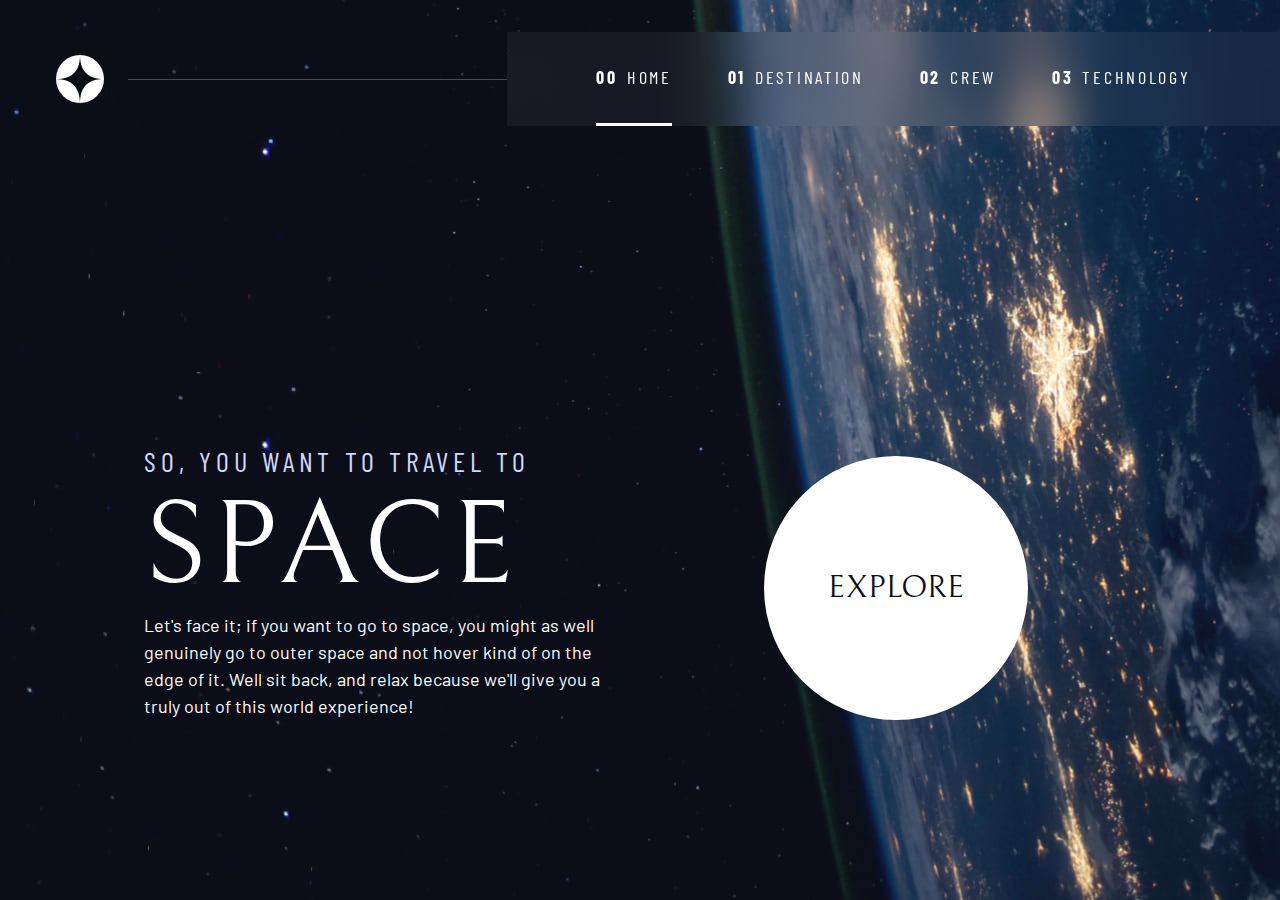
<file: index.html>
<!DOCTYPE html>
<html lang="en">
<head>
  <meta charset="UTF-8">
  <meta name="viewport" content="width=device-width, initial-scale=1.0">
  <meta name="description" content="Space-Tourism-Website-Scrimba">
  <meta name="author" content="Jelena Randjelovic">
  <meta name="keywords" content="Space, Tourism, Scrimba, Mars, Pilot, Titan, Europa, Moon">
  <title>Space Tourism</title>
  <link rel="icon" type="image/png" sizes="32x32" href="./assets/favicon-32x32.png">
  <!--Google Icons-->
  <link rel="stylesheet" href="https://fonts.googleapis.com/css2?family=Material+Symbols+Outlined:opsz,wght,FILL,GRAD@20..48,100..700,0..1,-50..200" />
  <!--Css-->
  <link rel="stylesheet" type="text/css" href="css/styles.css">
  <!--Javascript for tabs-->
  <script src="js/tabs.js" defer></script>
</head>
<body class="home">
  <!--tab link-->
  <a href="#main" class="skip-to-content sr-only">Skip to content</a>

  <!-----------------------
  ---------HEADER----------
  -------------------------> 
  <header class="primary-header flex">
    <div>
      <img src="./assets/shared/logo.svg" alt="space tourism logo" class="logo">
    </div>
    <button type="button" class="mobile-nav-toggle aria-controls"
    aria-expanded="false">
      <span class="sr-only">Menu</span>
    </button>
    <!--NAVIGATION MENU-->
    <nav>
      <ul id="primary-navigation" data-visible="false"class="primary-navigation underline-indicators flex">
          <li class="active"><a class="ff-sans-cond uppercase text-white letter-spacing-2" href="index.html"><span area-hidden="true">00</span>Home</a>
          <li><a class="ff-sans-cond uppercase text-white letter-spacing-2" href="destination.html"><span area-hidden="true">01</span>Destination</a>
          <li><a class="ff-sans-cond uppercase text-white letter-spacing-2" href="crew.html"><span area-hidden="true">02</span>Crew</a>
          <li><a class="ff-sans-cond uppercase text-white letter-spacing-2" href="technology.html"><span area-hidden="true">03</span>Technology</a>
      </ul>
    </nav> 
  </header>
  <!-----------------------
  -------MAIN CONTENT------
  ------------------------->
  <main id="main" class="grid-container grid-container--home">
    <div>
      <h1 class="text-accent fs-500 ff-sans-cond uppercase letter-spacing-1">So, you want to travel to
      <span class="d-block fs-900 ff-serif text-white">Space</span></h1>
      
      <p>Let's face it; if you want to go to space, you might as well genuinely go to 
      outer space and not hover kind of on the edge of it. Well sit back, and relax 
      because we'll give you a truly out of this world experience! </p>
    </div>
    <div>
      <a href="destination.html" class="large-button uppercase ff-serif text-dark bg-white">Explore</a>
    </div>

  </main><!--main end-->

  <!--JavaScript File-->
  <script src="js/main.js"></script>
</body>
</html>
</file>
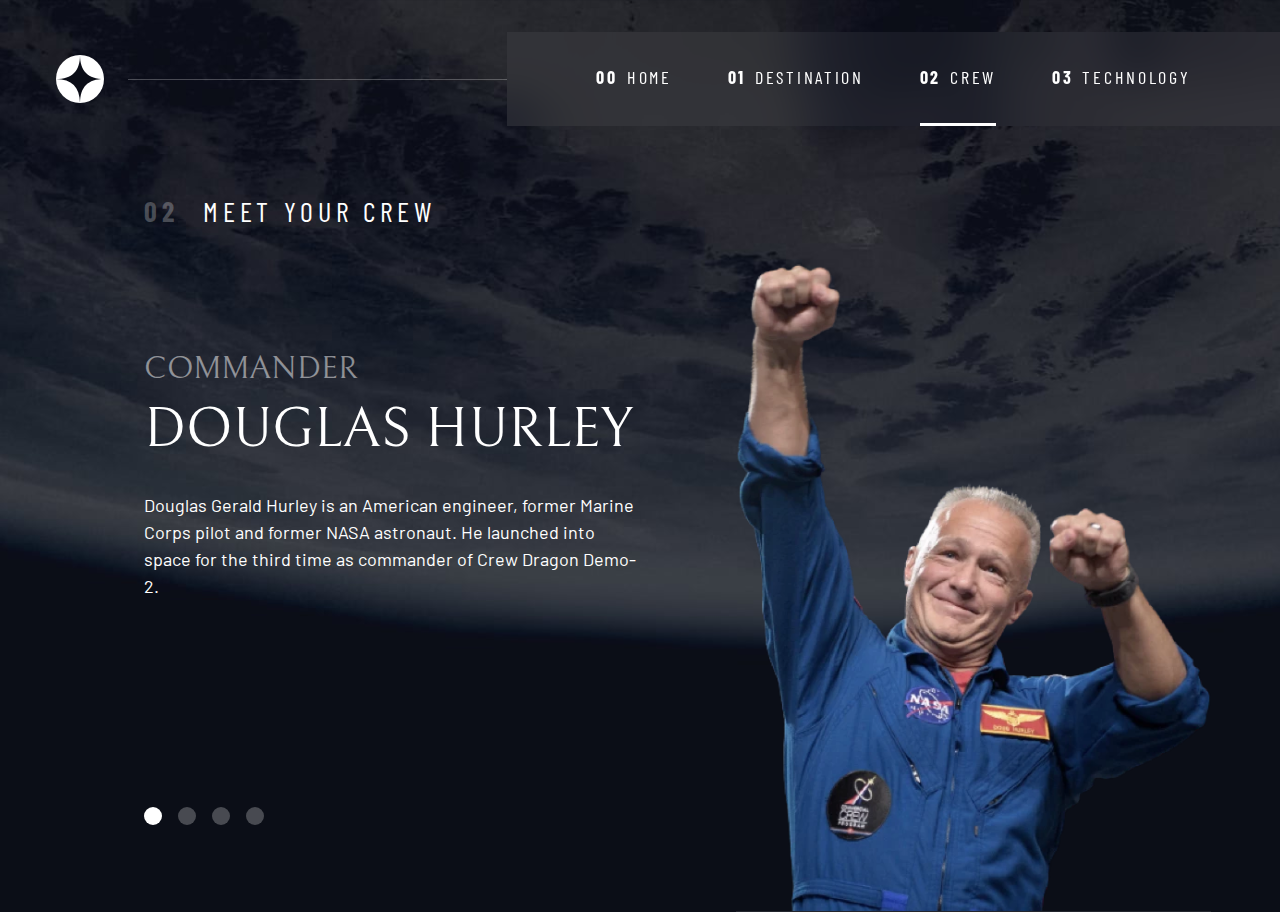
<file: crew.html>
<!DOCTYPE html>
<html lang="en">
<head>
  <meta charset="UTF-8">
  <meta name="viewport" content="width=device-width, initial-scale=1.0">
  <meta name="description" content="Space-Tourism-Website-Scrimba">
  <meta name="author" content="Jelena Randjelovic">
  <meta name="keywords" content="Space, Tourism, Scrimba, Mars, Pilot, Titan, Europa, Moon">
  <title>Space Tourism</title>
  <link rel="icon" type="image/png" sizes="32x32" href="./assets/favicon-32x32.png">
  <!--Google Icons-->
  <link rel="stylesheet" href="https://fonts.googleapis.com/css2?family=Material+Symbols+Outlined:opsz,wght,FILL,GRAD@20..48,100..700,0..1,-50..200" />
  <!--Css-->
  <link rel="stylesheet" type="text/css" href="css/styles.css">
  <!--Javascript for tabs-->
  <script src="js/tabs.js" defer></script>
</head>
<body class="crew">
  <!--tab link-->
  <a class="skip-to-content" href="#main">Skip to content</a>

  <!-----------------------
  ---------HEADER----------
  -------------------------> 
  <header class="primary-header flex">
    <div>
      <img src="./assets/shared/logo.svg" alt="space tourism logo" class="logo">
    </div>
    <button class="mobile-nav-toggle" aria-controls="primary-navigation"><span class="sr-only" aria-expanded="false">Menu</span></button>
    <!--NAVIGATION MENU-->
    <nav>
        <ul id="primary-navigation" data-visible="false" class="primary-navigation underline-indicators flex">
            <li ><a class="ff-sans-cond uppercase text-white letter-spacing-2" href="index.html"><span aria-hidden="true">00</span>Home</a>
            <li><a class="ff-sans-cond uppercase text-white letter-spacing-2" href="destination.html"><span aria-hidden="true">01</span>Destination</a>
            <li class="active"><a class="ff-sans-cond uppercase text-white letter-spacing-2" href="crew.html"><span aria-hidden="true">02</span>Crew</a>
            <li><a class="ff-sans-cond uppercase text-white letter-spacing-2" href="technology.html"><span aria-hidden="true">03</span>Technology</a>
        </ul>
    </nav>
  </header>
  <!-----------------------
  -------MAIN CONTENT------
  -------------------------> 
  <main id="main" class="grid-container grid-container--crew flow">
    <h1 class="numbered-title"><span aria-hidden="true">02</span> Meet your crew</h1>
    
    <div class="dot-indicators flex" role="tablist" aria-label="crew member list">
      <button aria-selected="true" aria-controls="commander-tab" role="tab" data-image="commander-image" tabindex="0"><span class="sr-only">The commander</span></button>
      <button aria-selected="false" aria-controls="mission-tab" role="tab" data-image="mission-image" tabindex="-1"><span class="sr-only">The mission specialist</span></button>
      <button aria-selected="false" aria-controls="pilot-tab" role="tab" data-image="pilot-image" tabindex="-1"><span class="sr-only">The pilot</span></button>
      <button aria-selected="false" aria-controls="crew-tab" role="tab" data-image="crew-image" tabindex="-1"><span class="sr-only">The crew engineer</span></button>
    </div>
    
    <!--Commander-->
    <article class="crew-details flow" id="commander-tab" role="tabpanel" tabindex="0">
      <header class="flow flow--space-small">
        <h2 class="fs-600 ff-serif uppercase">Commander</h2>
        <p class="fs-700 uppercase ff-serif">Douglas Hurley</p>
      </header>
      <p>Douglas Gerald Hurley is an American engineer, former Marine Corps pilot 
      and former NASA astronaut. He launched into space for the third time as 
      commander of Crew Dragon Demo-2.</p>
    </article> 
    
    <!--Mission specialist-->
    <article hidden class="crew-details flow" id="mission-tab" role="tabpanel" tabindex="-1">
      <header class="flow flow--space-small">
        <h2 class="fs-600 ff-serif uppercase">Mission Specialist</h2>
        <p class="fs-700 uppercase ff-serif">Mark SHuttleworth</p>
      </header>
      <p>Mark Richard Shuttleworth is the founder and CEO of Canonical, the company behind
        the Linux-based Ubuntu operating system. Shuttleworth became the first South
        African to travel to space as a space tourist.</p>
    </article> 
    
    <!--Pilot-->
    <article hidden class="crew-details flow" id="pilot-tab" role="tabpanel" tabindex="-1">
      <header class="flow flow--space-small">
        <h2 class="fs-600 ff-serif uppercase">Pilot</h2>
        <p class="fs-700 uppercase ff-serif">Victor Glover</p>
      </header>
      <p>Pilot on the first operational flight of the SpaceX Crew Dragon to the
        International Space Station. Glover is a commander in the U.S. Navy where
        he pilots an F/A-18.He was a crew member of Expedition 64, and served as a
        station systems flight engineer.</p>
    </article> 
    
    <!--Engineer-->
    <article hidden class="crew-details flow" id="crew-tab" role="tabpanel" tabindex="-1">
      <header class="flow flow--space-small">
        <h2 class="fs-600 ff-serif uppercase">Flight Engineer</h2>
        <p class="fs-700 uppercase ff-serif">Anousheh Ansari</p>
      </header>
      <p>Anousheh Ansari is an Iranian American engineer and co-founder of Prodea Systems.
        Ansari was the fourth self-funded space tourist, the first self-funded woman to
        fly to the ISS, and the first Iranian in space.</p>
    </article> 
    
    <picture id="commander-image">
      <source srcset="assets/crew/image-douglas-hurley.webp" type="image/webp">   
      <img src="assets/crew/image-douglas-hurley.png" alt="Douglas Hurley">
    </picture>
    <picture hidden id="mission-image">
      <source srcset="assets/crew/image-mark-shuttleworth.webp" type="image/webp">
      <img src="assets/crew/image-mark-shuttleworth.png" alt="Douglas Hurley">
    </picture>
    <picture hidden id="pilot-image">
      <source srcset="assets/crew/image-victor-glover.webp" type="image/webp">
      <img src="assets/crew/image-victor-glover.png" alt="Douglas Hurley">
    </picture>
    <picture hidden id="crew-image">
      <source srcset="assets/crew/image-anousheh-ansari.webp" type="image/webp">
      <img src="assets/crew/image-anousheh-ansari.png" alt="Douglas Hurley">
    </picture>

  </main><!--main end-->
 

   <!--JavaScript File-->
   <script src="js/main.js"></script>
</body>
</html>
</file>
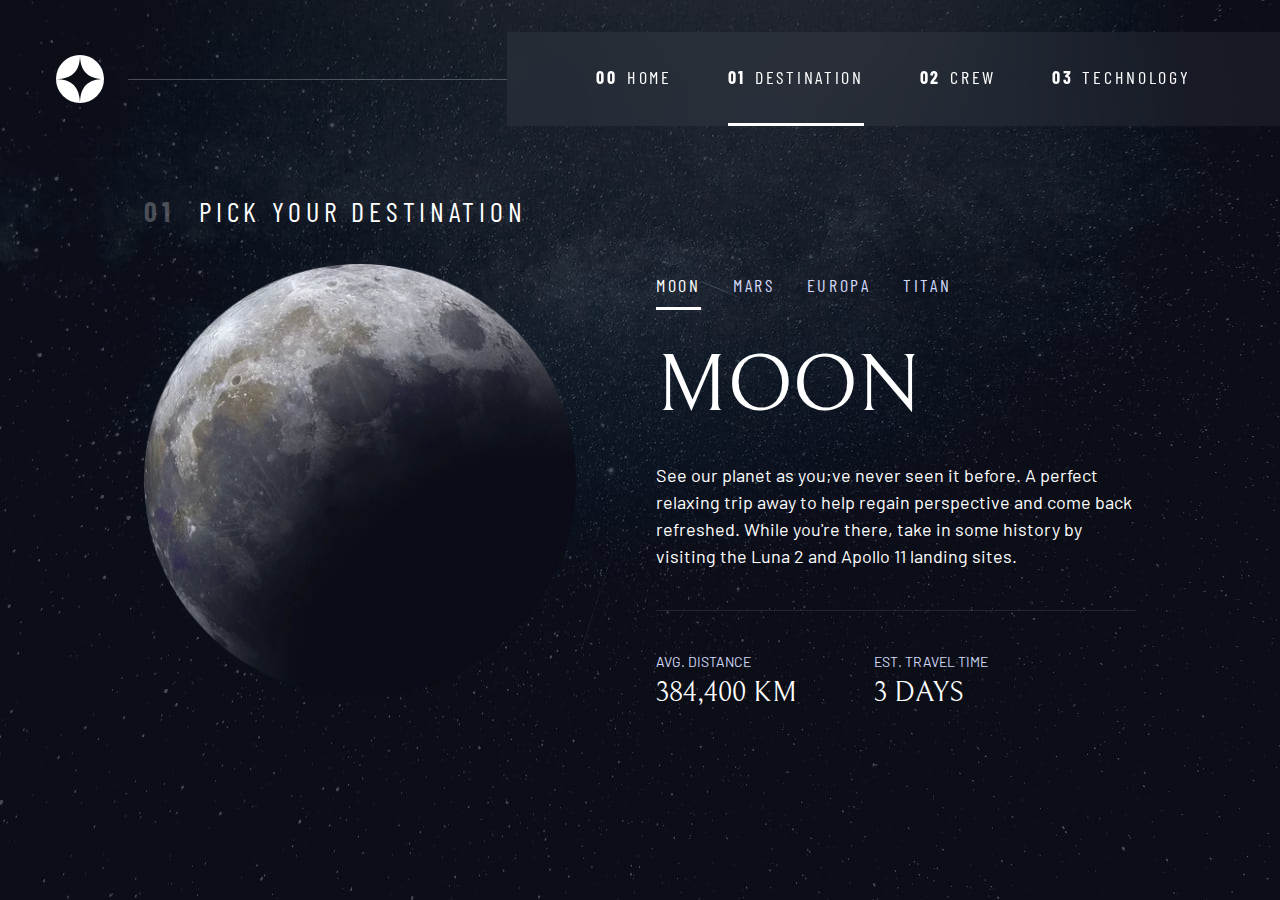
<file: destination.html>
<!DOCTYPE html>
<html lang="en">
<head>
  <meta charset="UTF-8">
  <meta name="viewport" content="width=device-width, initial-scale=1.0">
  <meta name="description" content="Space-Tourism-Website-Scrimba">
  <meta name="author" content="Jelena Randjelovic">
  <meta name="keywords" content="Space, Tourism, Scrimba, Mars, Pilot, Titan, Europa, Moon">
  <title>Space Tourism</title>
  <link rel="icon" type="image/png" sizes="32x32" href="./assets/favicon-32x32.png">
  <!--Google Icons-->
  <link rel="stylesheet" href="https://fonts.googleapis.com/css2?family=Material+Symbols+Outlined:opsz,wght,FILL,GRAD@20..48,100..700,0..1,-50..200" />
  <!--Css-->
  <link rel="stylesheet" type="text/css" href="css/styles.css">
  <!--Javascript for tabs-->
  <script src="js/tabs.js" defer></script>
</head>
<body class="destination">
  <!--tab link-->
  <a href="#main" class="skip-to-content sr-only">Skip to content</a>

  <!-----------------------
  ---------HEADER----------
  -------------------------> 
  <header class="primary-header flex">
    <div>
      <img src="./assets/shared/logo.svg" alt="space tourism logo" class="logo">
    </div>
    <button class="mobile-nav-toggle" aria-controls="primary-navigation"><span class="sr-only" aria-expanded="false">Menu</span></button>
    <!--NAVIGATION MENU-->
    <nav>
        <ul id="primary-navigation" data-visible="false" class="primary-navigation underline-indicators flex">
            <li ><a class="ff-sans-cond uppercase text-white letter-spacing-2" href="index.html"><span aria-hidden="true">00</span>Home</a>
            <li class="active"><a class="ff-sans-cond uppercase text-white letter-spacing-2" href="destination.html"><span aria-hidden="true">01</span>Destination</a>
            <li><a class="ff-sans-cond uppercase text-white letter-spacing-2" href="crew.html"><span aria-hidden="true">02</span>Crew</a>
            <li><a class="ff-sans-cond uppercase text-white letter-spacing-2" href="technology.html"><span aria-hidden="true">03</span>Technology</a>
        </ul>
    </nav>
  </header>

  <!-----------------------
  -------MAIN CONTENT------
  ------------------------->
  <main id="main" class="grid-container grid-container--destination flow">
    <h1 class="numbered-title"><span aria-hidden="true">01</span> Pick your destination</h1>
   
    <picture id="moon-image">
      <source srcset="assets/destination/image-moon.webp" type="image/webp">
      <img src="assets/destination/image-moon.png" alt="the moon">
    </picture>
    <picture hidden id="mars-image">
      <source  srcset="assets/destination/image-mars.webp" type="image/webp">
      <img src="assets/destination/image-mars.png" alt="the moon">
    </picture>
    <picture hidden id="europa-image">
      <source  srcset="assets/destination/image-europa.webp" type="image/webp">
      <img src="assets/destination/image-europa.png" alt="the moon">
    </picture>
    <picture hidden id="titan-image">
      <source  srcset="assets/destination/image-titan.webp" type="image/webp">
      <img src="assets/destination/image-titan.png" alt="the moon">
    </picture>

    <div class="tab-list underline-indicators flex" role="tablist" aria-label="destination list">
        <button aria-selected="true" data-image="moon-image"role="tab" aria-controls="moon-tab" tabindex="0"class="uppercase ff-sans-cond text-accent  letter-spacing-2">Moon</button>
        <button aria-selected="false" data-image="mars-image"role="tab" aria-controls="mars-tab"tabindex="-1"class="uppercase ff-sans-cond text-accent  letter-spacing-2">Mars</button>
        <button aria-selected="false" role="tab" data-image="europa-image"aria-controls="europa-tab" tabindex="-1"class="uppercase ff-sans-cond text-accent  letter-spacing-2">Europa</button>
        <button aria-selected="false" role="tab" data-image="titan-image"aria-controls="titan-tab" tabindex="-1"class="uppercase ff-sans-cond text-accent  letter-spacing-2">Titan</button>
    </div>

    <!--Moon-->
    <article class="destination-info flow" id="moon-tab" tabindex="0" role="tabpanel">
      <h2 class="fs-800 uppercase ff-serif">Moon</h2>

      <p>See our planet as you;ve never seen it before. A perfect relaxing trip away to help 
      regain perspective and come back refreshed. While you're there, take in some history 
      by visiting the Luna 2 and Apollo 11 landing sites.</p>
      
      <div class="destination-meta flex">
        <div>
          <h3 class="text-accent fs-200 uppercase">Avg. distance</h3>
          <p class=" ff-serif uppercase">384,400 km</p>
        </div>
        <div>
          <h3 class="text-accent fs-200 uppercase">Est. travel time</h3>
          <p class=" ff-serif uppercase">3 days</p>
        </div>
      </div>
    </article>

    <!--Mars-->
    <article hidden class="destination-info flow" id="mars-tab" tabindex="0" role="tabpanel">
      <h2 class="fs-800 uppercase ff-serif">Mars</h2>

      <p>  Don't forget to pack your hiking boots. You'll need them to tackle Olympus Mons, 
        the tallest planetary mountain in our solar system. It's two and a half times 
        the size of Everest!</p>
      
      <div class="destination-meta flex">
        <div>
          <h3 class="text-accent fs-200 uppercase">Avg. distance</h3>
          <p class=" ff-serif uppercase">225 mil. km</p>
        </div>
        <div>
          <h3 class="text-accent fs-200 uppercase">Est. travel time</h3>
          <p class=" ff-serif uppercase">9 months</p>
        </div>
      </div>
    </article>

    <!--Europa-->
    <article hidden class="destination-info flow" id="europa-tab" tabindex="0" role="tabpanel">
      <h2 class="fs-800 uppercase ff-serif">Europa</h2>

      <p>  The smallest of the four Galilean moons orbiting Jupiter, Europa is a 
        winter lover's dream. With an icy surface, it's perfect for a bit of 
        ice skating, curling, hockey, or simple relaxation in your snug 
        wintery cabin.</p>
      
      <div class="destination-meta flex">
        <div>
          <h3 class="text-accent fs-200 uppercase">Avg. distance</h3>
          <p class=" ff-serif uppercase"> 628 mil. km</p>
        </div>
        <div>
          <h3 class="text-accent fs-200 uppercase">Est. travel time</h3>
          <p class=" ff-serif uppercase">3 years</p>
        </div>
      </div>
    </article>

    <!--Titan-->
    <article hidden class="destination-info flow" id="titan-tab" tabindex="0" role="tabpanel">
      <h2 class="fs-800 uppercase ff-serif">Titan</h2>

      <p>  The only moon known to have a dense atmosphere other than Earth, Titan 
        is a home away from home (just a few hundred degrees colder!). As a 
        bonus, you get striking views of the Rings of Saturn.</p>
      
      <div class="destination-meta flex">
        <div>
          <h3 class="text-accent fs-200 uppercase">Avg. distance</h3>
          <p class=" ff-serif uppercase">1.6 bil. km</p>
        </div>
        <div>
          <h3 class="text-accent fs-200 uppercase">Est. travel time</h3>
          <p class=" ff-serif uppercase">7 years</p>
        </div>
      </div>
    </article>

  </main><!--main end-->


  <!--JavaScript File-->
  <script src="js/main.js"></script>
</body>
</html>
</file>
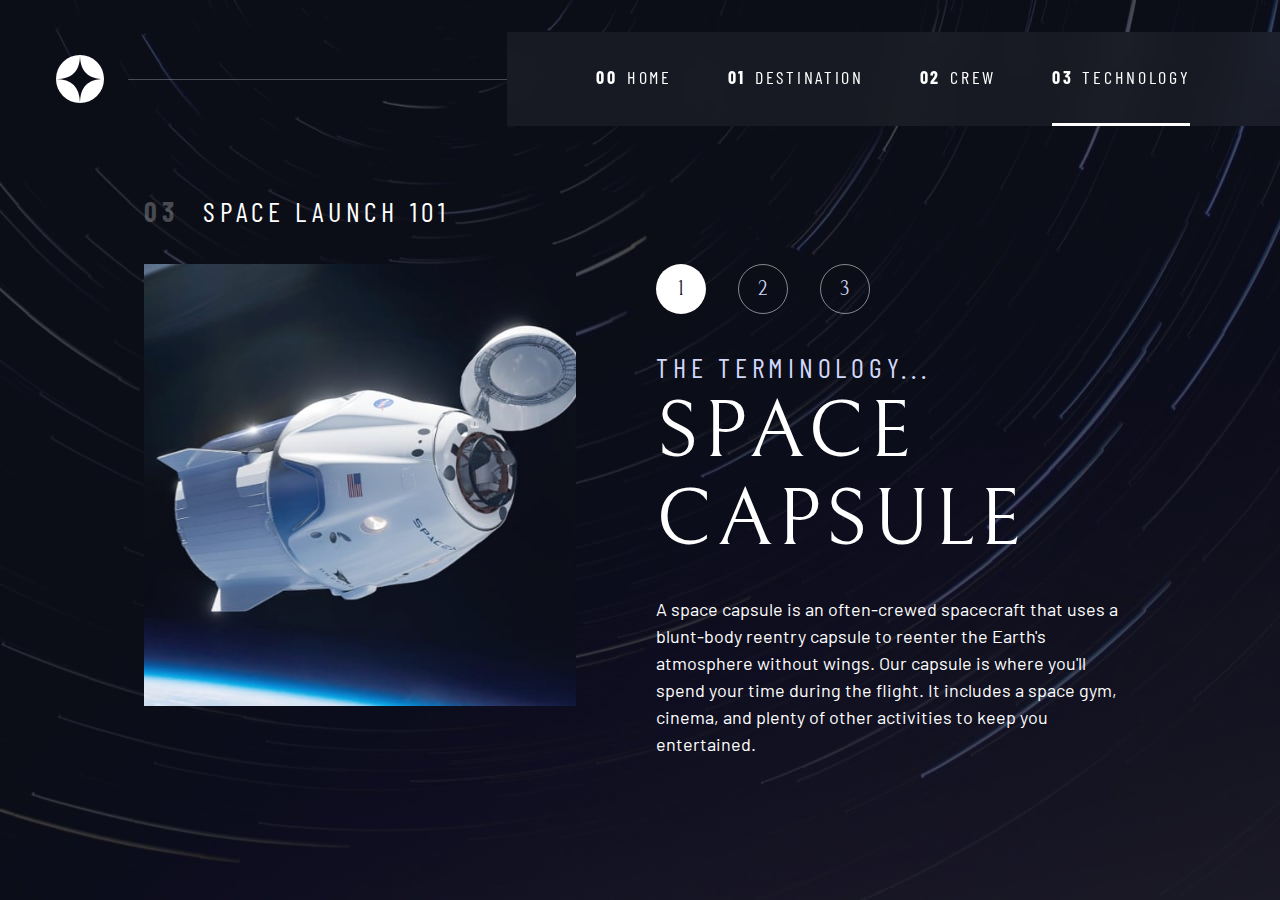
<file: technology.html>
<!DOCTYPE html>
<html lang="en">
<head>
  <meta charset="UTF-8">
  <meta name="viewport" content="width=device-width, initial-scale=1.0">
  <meta name="description" content="Space-Tourism-Website-Scrimba">
  <meta name="author" content="Jelena Randjelovic">
  <meta name="keywords" content="Space, Tourism, Scrimba, Mars, Pilot, Titan, Europa, Moon">
  <title>Space Tourism</title>
  <link rel="icon" type="image/png" sizes="32x32" href="./assets/favicon-32x32.png">
  <!--Google Icons-->
  <link rel="stylesheet" href="https://fonts.googleapis.com/css2?family=Material+Symbols+Outlined:opsz,wght,FILL,GRAD@20..48,100..700,0..1,-50..200" />
  <!--Css-->
  <link rel="stylesheet" type="text/css" href="css/styles.css">
  <!--Javascript for tabs-->
  <script src="js/tabs.js" defer></script>
</head>
<body class="technology">
  <!--tab link-->
  <a href="#main" class="skip-to-content sr-only">Skip to content</a>

  <!-----------------------
  ---------HEADER----------
  -------------------------> 
  <header class="primary-header flex">
    <div>
      <img src="./assets/shared/logo.svg" alt="space tourism logo" class="logo">
    </div>
    <button class="mobile-nav-toggle" aria-controls="primary-navigation"><span class="sr-only" aria-expanded="false">Menu</span></button>
    <!--NAVIGATION MENU-->
    <nav>
        <ul id="primary-navigation" data-visible="false" class="primary-navigation underline-indicators flex">
            <li ><a class="ff-sans-cond uppercase text-white letter-spacing-2" href="index.html"><span aria-hidden="true">00</span>Home</a>
            <li ><a class="ff-sans-cond uppercase text-white letter-spacing-2" href="destination.html"><span aria-hidden="true">01</span>Destination</a>
            <li><a class="ff-sans-cond uppercase text-white letter-spacing-2" href="crew.html"><span aria-hidden="true">02</span>Crew</a>
            <li class="active"><a class="ff-sans-cond uppercase text-white letter-spacing-2" href="technology.html"><span aria-hidden="true">03</span>Technology</a>
        </ul>
    </nav>
  </header>
  <!-----------------------
  -------MAIN CONTENT------
  ------------------------->  
  <main id="main" class="grid-container grid-container--technology flow">
    <h1 class="numbered-title"><span aria-hidden="true">03</span> Space launch 101</h1>
   
    <div class="tab-list dot-indicators flex " role="tablist" aria-label="technology list">
        <button aria-selected="true" data-image="capsule-image"role="tab" aria-controls="capsule-tab" tabindex="0"class="uppercase ff-serif text-accent ">1</button>
        <button aria-selected="false" data-image="vehicle-image"role="tab" aria-controls="vehicle-tab"tabindex="-1"class="uppercase ff-serif text-accent ">2</button>
        <button aria-selected="false" role="tab" data-image="technology-image"aria-controls="technology-tab" tabindex="-1"class="uppercase ff-serif text-accent  ">3</button>
    </div>
   
    <!--Space capsule-->
    <article class="technology-info flow" id="capsule-tab" tabindex="0" role="tabpanel">
      <h1 class="text-accent fs-500 ff-sans-cond uppercase letter-spacing-1">The terminology...
        <span class="text-white fs-800 uppercase ff-serif">Space capsule</span></h1>
      <p> A space capsule is an often-crewed spacecraft that uses a blunt-body reentry 
        capsule to reenter the Earth's atmosphere without wings. Our capsule is where 
        you'll spend your time during the flight. It includes a space gym, cinema, 
        and plenty of other activities to keep you entertained.</p>
    </article>

    <!--Space vehicle-->
    <article hidden class="technology-info flow" id="vehicle-tab" tabindex="0" role="tabpanel">
      <h1 class="text-accent fs-500 ff-sans-cond uppercase letter-spacing-1">The terminology...
        <span class="text-white fs-800 uppercase ff-serif">Launch vehicle</span></h1>
      <p> A launch vehicle or carrier rocket is a rocket-propelled vehicle used to carry a 
        payload from Earth's surface to space, usually to Earth orbit or beyond. Our 
        WEB-X carrier rocket is the most powerful in operation. Standing 150 metres tall, 
        it's quite an awe-inspiring sight on the launch pad!</p>
    </article>

    <!--Space technology-->
    <article hidden class="technology-info flow" id="technology-tab" tabindex="0" role="tabpanel">
      <h1 class="text-accent fs-500 ff-sans-cond uppercase letter-spacing-1">The terminology...
        <span class="text-white fs-800 uppercase ff-serif"> Space</span>
        <span class="text-white fs-800 uppercase ff-serif"> port</span></h1>
      <p> A spaceport or cosmodrome is a site for launching (or receiving) spacecraft, 
        by analogy to the seaport for ships or airport for aircraft. Based in the 
        famous Cape Canaveral, our spaceport is ideally situated to take advantage 
        of the Earth's rotation for launch.</p>
    </article>  

    <picture id="capsule-image">
      <source srcset="assets/technology/image-space-capsule-portrait.jpg" type="image/jpg">
      <img src="assets/technology/image-space-capsule-landscape.jpg" alt="space capsule">
    </picture>
    <picture hidden id="vehicle-image">
      <source  srcset="assets/technology/image-launch-vehicle-portrait.jpg" type="image/jpg">
      <img src="assets/technology/image-launch-vehicle-landscape.jpg" alt="space vehicle">
    </picture>
    <picture hidden id="technology-image">
      <source  srcset="assets/technology/image-spaceport-portrait.jpg" type="image/jpg">
      <img src="assets/technology/image-spaceport-landscape.jpg" alt="spaceport">
    </picture>

  </main><!--main end-->

  <!--JavaScript File-->
  <script src="js/main.js"></script>
</body>
</html>
</file>
<file: css/styles.css>
/*Bellefair, Barlow, Barlow Condensed Google Font*/
@import url('https://fonts.googleapis.com/css2?family=Barlow+Condensed:wght@400;700&family=Barlow:wght@400;700&family=Bellefair&display=swap');

/*----------------------------
------CUSTOM PROPERTIES-------
-----------------------------*/
:root {
  /* colors */
  --clr-dark: 230 35% 7%;
  --clr-light: 231 77% 90%;
  --clr-white: 0 0% 100%;
  
  /* font-sizes */
  --fs-900: clamp(5rem, 8vw + 1rem, 9.375rem);
  --fs-800: 3.5rem;
  --fs-700: 1.5rem;
  --fs-600: 1rem;
  --fs-500: 1rem;
  --fs-400: 0.9375rem;
  --fs-300: 1rem;
  --fs-200: 0.875rem;
  
  /* font-families */
  --ff-serif: "Bellefair", serif;
  --ff-sans-cond: "Barlow Condensed", sans-serif;
  --ff-sans-normal: "Barlow", sans-serif;
}

@media (min-width: 35em) {
  :root {
      --fs-800: 5rem;
      --fs-700: 2.5rem;
      --fs-600: 1.5rem;
      --fs-500: 1.25rem;
      --fs-400: 1rem;
  }
}

@media (min-width: 45em) {
  :root {
      /* font-sizes */
      --fs-800: 5rem;
      --fs-700: 3.5rem;
      --fs-600: 2rem;
      --fs-500: 1.75rem;
      --fs-400: 1.125rem;
  }
}

/*----------------------------
-------------RESET------------
-----------------------------*/

/* Box sizing */
*,
*::before,
*::after {
  box-sizing: border-box;
}

/* Reset margins */
body,
h1,
h2,
h3,
h4,
h5,
p,
figure,
picture {
  margin: 0; 
}

h1,
h2,
h3,
h4,
h5,
h6,
p {
  font-weight: 400;
}

body {
  font-family: var(--ff-sans-normal);
  font-size: var(--fs-400);
  color: hsl( var(--clr-white) );
  background-color: hsl( var(--clr-dark) );
  line-height: 1.5;
  min-height: 100vh;
  display: grid;
  grid-template-rows: min-content 1fr;
  overflow-x: hidden;
}

img,
picutre {
  max-width: 100%;
  display: block;
}

input,
button,
textarea,
select {
  font: inherit;
}

/* remove animations for people who've turned them off */
@media (prefers-reduced-motion: reduce) {  
*,
*::before,
*::after {
  animation-duration: 0.01ms !important;
  animation-iteration-count: 1 !important;
  transition-duration: 0.01ms !important;
  scroll-behavior: auto !important;
}
}

/*----------------------------
-------UTILITY CLASSES--------
-----------------------------*/

.flex {
  display: flex;
  gap: var(--gap, 1rem);
}

.grid {
  display: grid;
  gap: var(--gap, 1rem);
}

.d-block {
  display: block;
}

.flow > *:where(:not(:first-child)) {
  margin-top: var(--flow-space, 1rem);
}

.flow--space-small {
  --flow-space: .75rem;
}

.container {
  padding-inline: 2em;
  margin-inline: auto;
  max-width: 80rem;
}

.sr-only {
  position: absolute; 
  width: 1px;
  height: 1px;
  padding: 0;
  margin: -1px; 
  overflow: hidden;
  clip: rect(0, 0, 0, 0);
  white-space: nowrap; /* added line */
  border: 0;
}

.skip-to-content {
  position: absolute;
  z-index: 9999;
  background: hsl( var(--clr-white) );
  color: hsl( var(--clr-dark) ); 
  padding: .5em 1em;
  margin-inline: auto;
  transform: translateY(-100%);
  transition: transform 250ms ease-in;
}

.skip-to-content:focus {
  transform: translateY(0);
}

/* colors */
.bg-dark { background-color: hsl( var(--clr-dark) );}
.bg-accent { background-color: hsl( var(--clr-light) );}
.bg-white { background-color: hsl( var(--clr-white) );}

.text-dark { color: hsl( var(--clr-dark) );}
.text-accent { color: hsl( var(--clr-light) );}
.text-white { color: hsl( var(--clr-white) );}

/* typography */
.ff-serif { font-family: var(--ff-serif); } 
.ff-sans-cond { font-family: var(--ff-sans-cond); } 
.ff-sans-normal { font-family: var(--ff-sans-normal); } 

.letter-spacing-1 { letter-spacing: 4.75px; } 
.letter-spacing-2 { letter-spacing: 2.7px; } 
.letter-spacing-3 { letter-spacing: 2.35px; } 

.uppercase { text-transform: uppercase; }

.fs-900 { font-size: var(--fs-900); }
.fs-800 { font-size: var(--fs-800); }
.fs-700 { font-size: var(--fs-700); }
.fs-600 { font-size: var(--fs-600); }
.fs-500 { font-size: var(--fs-500); }
.fs-400 { font-size: var(--fs-400); }
.fs-300 { font-size: var(--fs-300); }
.fs-200 { font-size: var(--fs-200); }

.fs-900,
.fs-800,
.fs-700,
.fs-600 {
  line-height: 1.1;
}

.numbered-title {
  font-family: var(--ff-sans-cond);
  font-size: var(--fs-500);
  text-transform: uppercase;
  letter-spacing: 4.72px; 
}

.numbered-title span {
  margin-right: .5em;
  font-weight: 700;
  color: hsl( var(--clr-white) / .25);
}


/*----------------------------
----------COMPONENTS----------
-----------------------------*/
.large-button {
  font-size: 2rem;
  position: relative;
  z-index: 1;
  display: inline-grid;
  place-items: center;
  padding: 0 2em;
  border-radius: 50%;
  aspect-ratio: 1;
  text-decoration: none;
}

.large-button::after {
  content: '';
  position: absolute;
  z-index: -1;
  width: 100%;
  height: 100%;
  background: hsl( var(--clr-white) / .1);
  border-radius: 50%;
  opacity: 0;
  transition: opacity 500ms linear, transform 750ms ease-in-out;
}

.large-button:hover::after,
.large-button:focus::after {
  opacity: 1;
  transform: scale(1.5);
}

/* primary-header */
.logo {
  margin: 1.5rem clamp(1.5rem, 5vw, 3.5rem);
}

.primary-header {
  justify-content: space-between;
  align-items: center;
}

.primary-navigation {
  --gap: clamp(1.5rem, 5vw, 3.5rem);
  --underline-gap: 2rem;
  list-style: none;
  padding: 0;
  margin: 0;
  background: hsl( var(--clr-white) / 0.05);
  backdrop-filter: blur(1.5rem);
}

.primary-navigation a {
  text-decoration: none;
}

.primary-navigation a > span {
  font-weight: 700;
  margin-right: .5em;
}

.mobile-nav-toggle {
  display: none;
}

@media (max-width: 35rem) {
  .primary-navigation {
    --underline-gap: .5rem;
    position: fixed;
    z-index: 1000;
    inset: 0 0 0 30%;
    list-style: none;
    padding: min(20rem, 15vh) 2rem;
    margin: 0;
    flex-direction: column;
    transform: translateX(100%);
    transition: transform 500ms ease-in-out;
  }
  .primary-navigation[data-visible="true"] {
    transform: translateX(0);
  }
  .primary-navigation.underline-indicators > .active {
    border: 0;
  }
  .mobile-nav-toggle {
    display: block;
    position: absolute;
    z-index: 2000;
    right: 1rem;
    top: 2rem;
    background: transparent;
    background-image: url(../assets/shared/icon-hamburger.svg);
    background-repeat: no-repeat;
    background-position: center;
    width: 1.5rem;
    aspect-ratio: 1;
    border: 0;
  }
  .mobile-nav-toggle[aria-expanded="true"] {
    background-image: url(../assets/shared/icon-close.svg);
  }
  .mobile-nav-toggle:focus-visible {
    outline: 5px solid white;
    outline-offset: 5px;
  }
}

@media (min-width: 35em) {
  .primary-navigation {
    padding-inline: clamp(3rem, 7vw, 7rem);
  }
}

@media (min-width: 35em) and (max-width: 44.999em) {
  .primary-navigation a > span {
    display: none;
  }
}

@media (min-width: 45em) {
  .primary-header::after {
    content: '';
    display: block;
    position: relative;
    height: 1px;
    width: 100%;
    margin-right: -2.5rem;
    background: hsl( var(--clr-white) / .25);
    order: 1;
  }
  nav {
    order: 2;
  }
  .primary-navigation {
    margin-block: 2rem;
  }
}

.underline-indicators > * {
  cursor: pointer;
  padding: var(--underline-gap, .5rem) 0;
  border: 0;
  border-bottom: .2rem solid hsl( var(--clr-white) / 0 );
  background-color: transparent;
}

.underline-indicators > *:hover,
.underline-indicators > *:focus {
  border-color: hsl( var(--clr-white) / .5);
}

.underline-indicators > .active,
.underline-indicators > [aria-selected="true"] {
  color: hsl( var(--clr-white) / 1);
  border-color: hsl( var(--clr-white) / 1); 
}

.tab-list {
  --gap: 2rem;
}
.dot-indicators > * {
  cursor: pointer;
  border: 0;
  border-radius: 50%;
  padding: .5em;
  background-color: hsl( var(--clr-white) / .25);
}
.dot-indicators > *:hover,
.dot-indicators > *:focus { 
  background-color: hsl( var(--clr-white) / .5);
}
.dot-indicators > [aria-selected="true"] {
  background-color: hsl( var(--clr-white) / 1); 
}
.technology .dot-indicators > *{
  border-radius: 100%;
  border: 1px solid hsl( var(--clr-white) / .5);
  background-color: transparent;
  display: grid;
  place-items: center;
  align-items: center;
  justify-content: center;
  width: 50px;
  height: 50px;
  font-size: 1.25rem;
}
.technology .dot-indicators > *:hover,
.technology .dot-indicators > *:focus { 
  background-color: hsl( var(--clr-white));
  color: hsl( var(--clr-dark) );
}

.technology .dot-indicators > [aria-selected="true"] {
  background-color: hsl( var(--clr-white));
  color: hsl( var(--clr-dark) ); 
}

/*----------------------------
---PAGE SPECIFIC BACKGROUND---
-----------------------------*/
body {
  background-size: cover;
  background-position: bottom center;
}
/* home */
.home {
  background-image: url(../assets/home/background-home-mobile.jpg);
}

@media (min-width: 35rem) {
  .home {
    background-position: center center;
    background-image: url(../assets/home/background-home-tablet.jpg);
  }
}

@media (min-width: 45rem) {
  .home {
      background-image: url(../assets/home/background-home-desktop.jpg);
  }
} 

/* destination */
.destination {
  background-image: url(../assets/destination/background-destination-mobile.jpg);
}

@media (min-width: 35rem) {
  .destination {
    background-position: center center;
    background-image: url(../assets/destination/background-destination-tablet.jpg);
  }
}

@media (min-width: 45rem) {
  .destination {
      background-image: url(../assets/destination/background-destination-desktop.jpg);
  }
} 

/* crew */
.crew {
  background-image: url(../assets/crew/background-crew-mobile.jpg);
}

@media (min-width: 35rem) {
  .crew {
    background-position: center center;
    background-image: url(../assets/crew/background-crew-tablet.jpg);
  }
}

@media (min-width: 45rem) {
  .crew {
    background-image: url(../assets/crew/background-crew-desktop.jpg);
  }
} 

/* technology */
.technology {
  background-image: url(../assets/technology/background-technology-mobile.jpg);
}

@media (min-width: 35rem) {
  .technology {
    background-position: center center;
    background-image: url(../assets/background-technology-tablet.jpg);
  }
}

@media (min-width: 45rem) {
  .technology {
    background-image: url(../assets/technology/background-technology-desktop.jpg);
  }
} 

/*----------------------------
------------LAYOUT------------
-----------------------------*/

.grid-container {
  text-align: center;
  display: grid;
  place-items: center;
  padding-inline: 1rem;
  padding-bottom: 4rem;
}
.grid-container p:not([class]) {
  max-width: 50ch;
}
.numbered-title {
  grid-area: title;
}

/* destination layout */
.grid-container--destination {
  --flow-space: 2rem;
  grid-template-areas: 
      'title'
      'image'
      'tabs'
      'content';
}
.grid-container--destination > picture {
  grid-area: image;
  max-width: 60%;
  align-self:start;
}
.grid-container--destination > .tab-list {
  grid-area: tabs;
}
.grid-container--destination > .destination-info {
  grid-area: content;
}
.destination-meta {
  flex-direction: column;
  border-top: 1px solid hsl( var(--clr-white) / .1);
  padding-top: 2.5rem;
  margin-top: 2.5rem;
}
.destination-meta p {
  font-size: 1.75rem;
}

/* crew layout */
.grid-container--crew {
  --flow-space: 2rem;
  grid-template-areas: 
      'title'
      'image'
      'tabs'
      'content';
}
.grid-container--crew > picture {
  grid-area: image;
  max-width: 60%;
  border-bottom: 1px solid hsl( var(--clr-white) / .1);
}
.grid-container--crew > .dot-indicators {
  grid-area: tabs;
}
.grid-container--crew > .crew-details {
  grid-area: content;
}
.crew-details h2 {
  color: hsl( var(--clr-white) / .5);
}

/* technology layout */
.grid-container.grid-container--technology{
  padding-inline: 0rem;
}
.grid-container.grid-container--technology p:not([class]){
  max-width: 100%;
}
.technology-info{
  padding-inline: 1rem;
}
.grid-container--technology {
  --flow-space: 2rem;
  grid-template-areas: 
      'title'
      'image'
      'tabs'
      'content';
}
.technology-info h1 span{
  display: block;
}
.grid-container--technology > picture {
  grid-area: image;
  max-width: 100%;
  align-self:start;
}
.grid-container--technology > .tab-list {
  grid-area: tabs;
}
.grid-container--technology > .technology-info {
  grid-area: content;
}
.technology-meta {
  flex-direction: column;
  border-top: 1px solid hsl( var(--clr-white) / .1);
  padding-top: 2.5rem;
  margin-top: 2.5rem;
}
.technology-meta p {
  font-size: 1.75rem;
}

@media (min-width: 35em) {
  .numbered-title {
    justify-self: start;
    margin-top: 2rem;
  }
  .destination-meta {
    flex-direction: row;
    justify-content: space-evenly;
  }
  .grid-container--crew {
    padding-bottom: 0;
    grid-template-areas: 
        'title'
        'content'
        'tabs'
        'image';
  }
  .grid-container.grid-container--technology{
    padding-inline: 1rem;
  }
  .technology-info{
    padding-inline: 3rem;
  }
}

@media (min-width: 45em) {
  .grid-container {
    text-align: left;
    column-gap: var(--container-gap, 2rem);
    grid-template-columns: minmax(1rem, 1fr) repeat(2, minmax(0, 30rem)) minmax(1rem, 1fr);
  }
  .grid-container--home {
    padding-bottom: max(6rem, 20vh);
    align-items: end;
  }
  .grid-container--home > *:first-child {
    grid-column: 2;
  }
  .grid-container--home > *:last-child {
    grid-column: 3;
  }
  .grid-container--destination {
    justify-items: start;
    align-content: start;
    grid-template-areas: 
      '. title title .'
      '. image tabs .'
      '. image content .';
  }
  .grid-container--destination > picture{
    max-width: 90%;
  }
  .destination-meta {
    --gap: min(6vw, 6rem);
    justify-content: start;
  }
  
  .grid-container--crew {
    grid-template-columns: minmax(1rem, 1fr)  minmax(0, 35rem) minmax(0, 25rem) minmax(1rem, 1fr);
    justify-items: start;
    grid-template-areas: 
        '. title title .'
        '. content image .'
        '. tabs image .';
  }
  .grid-container--crew > picture{
    align-self: end;
    max-width: 90%;
    grid-column:  span 2;
  }
  .grid-container--technology {
    justify-items: start;
    align-content: start;
    grid-template-areas: 
      '. title title .'
      '. image tabs .'
      '. image content .';
  }
  .grid-container--technology > picture{
    max-width: 90%;
  }
  .technology-info{
    padding-inline: 0rem;
  }
}
</file>
